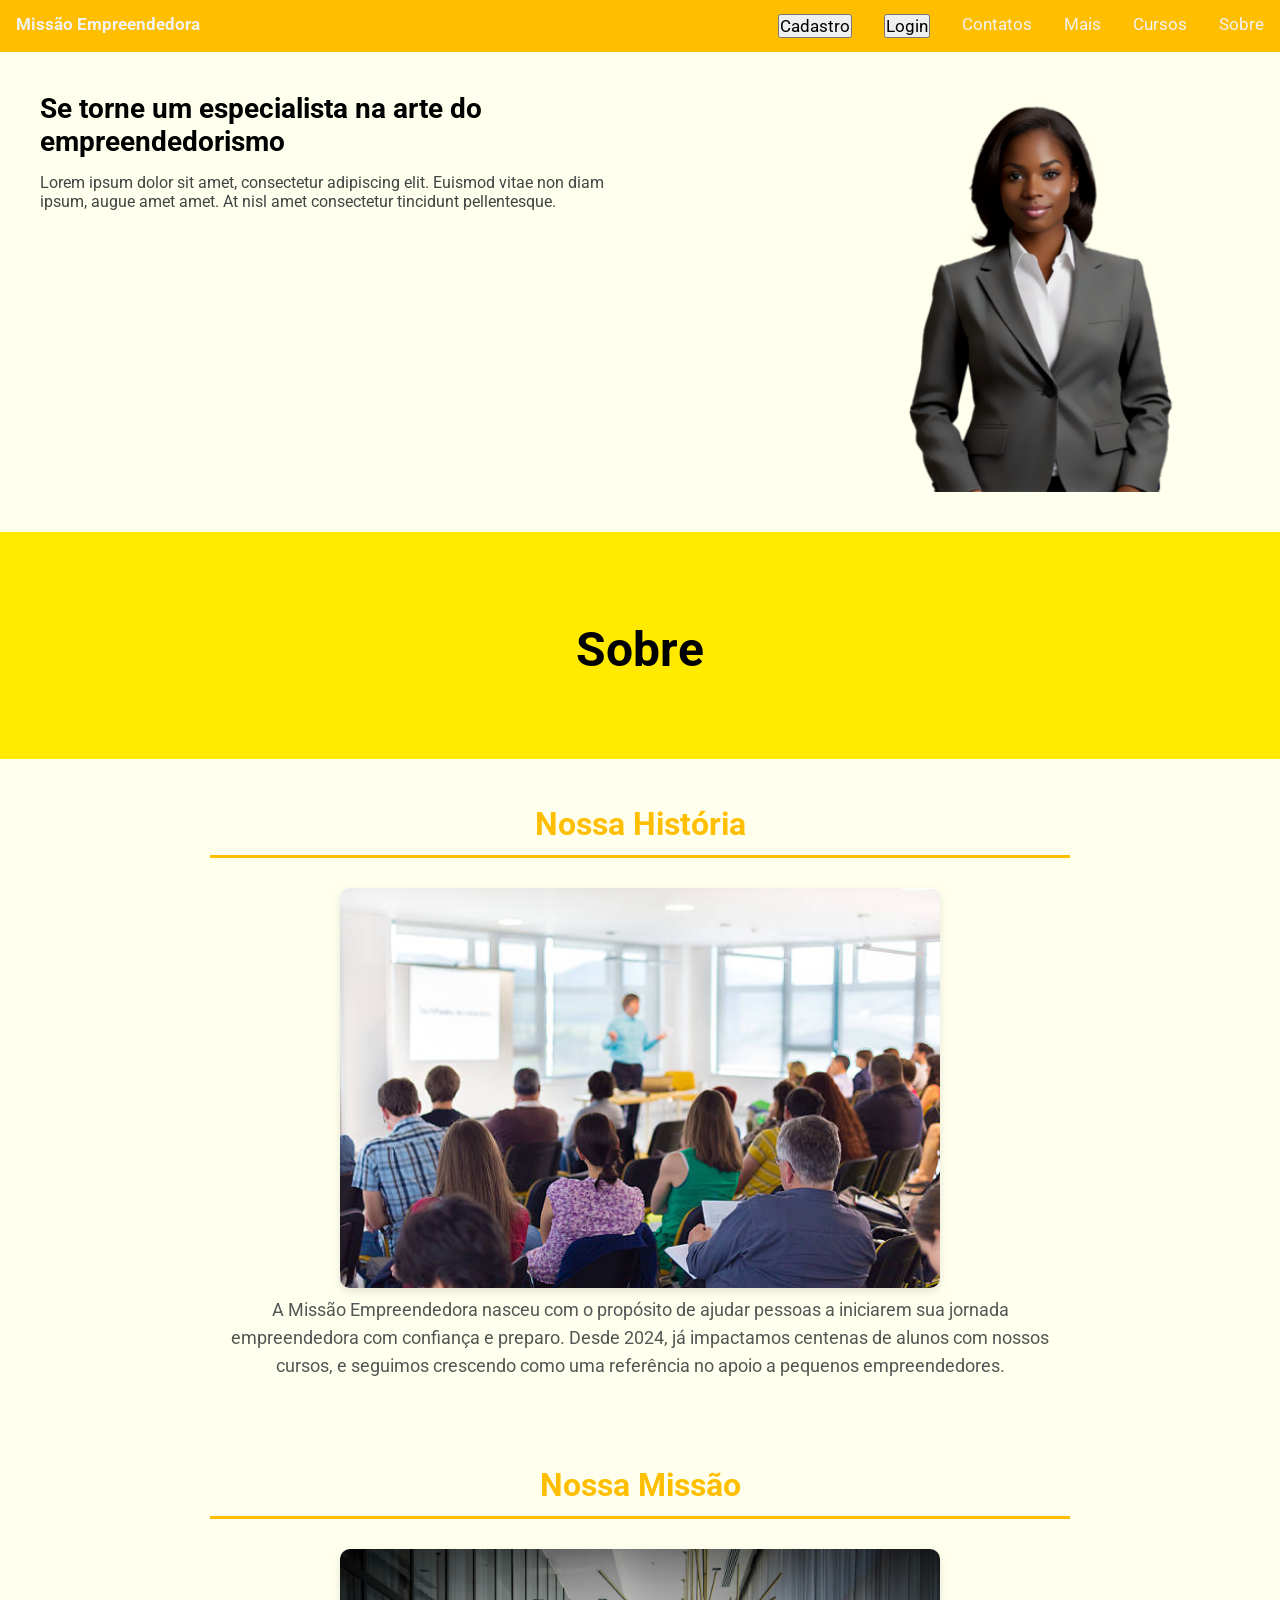
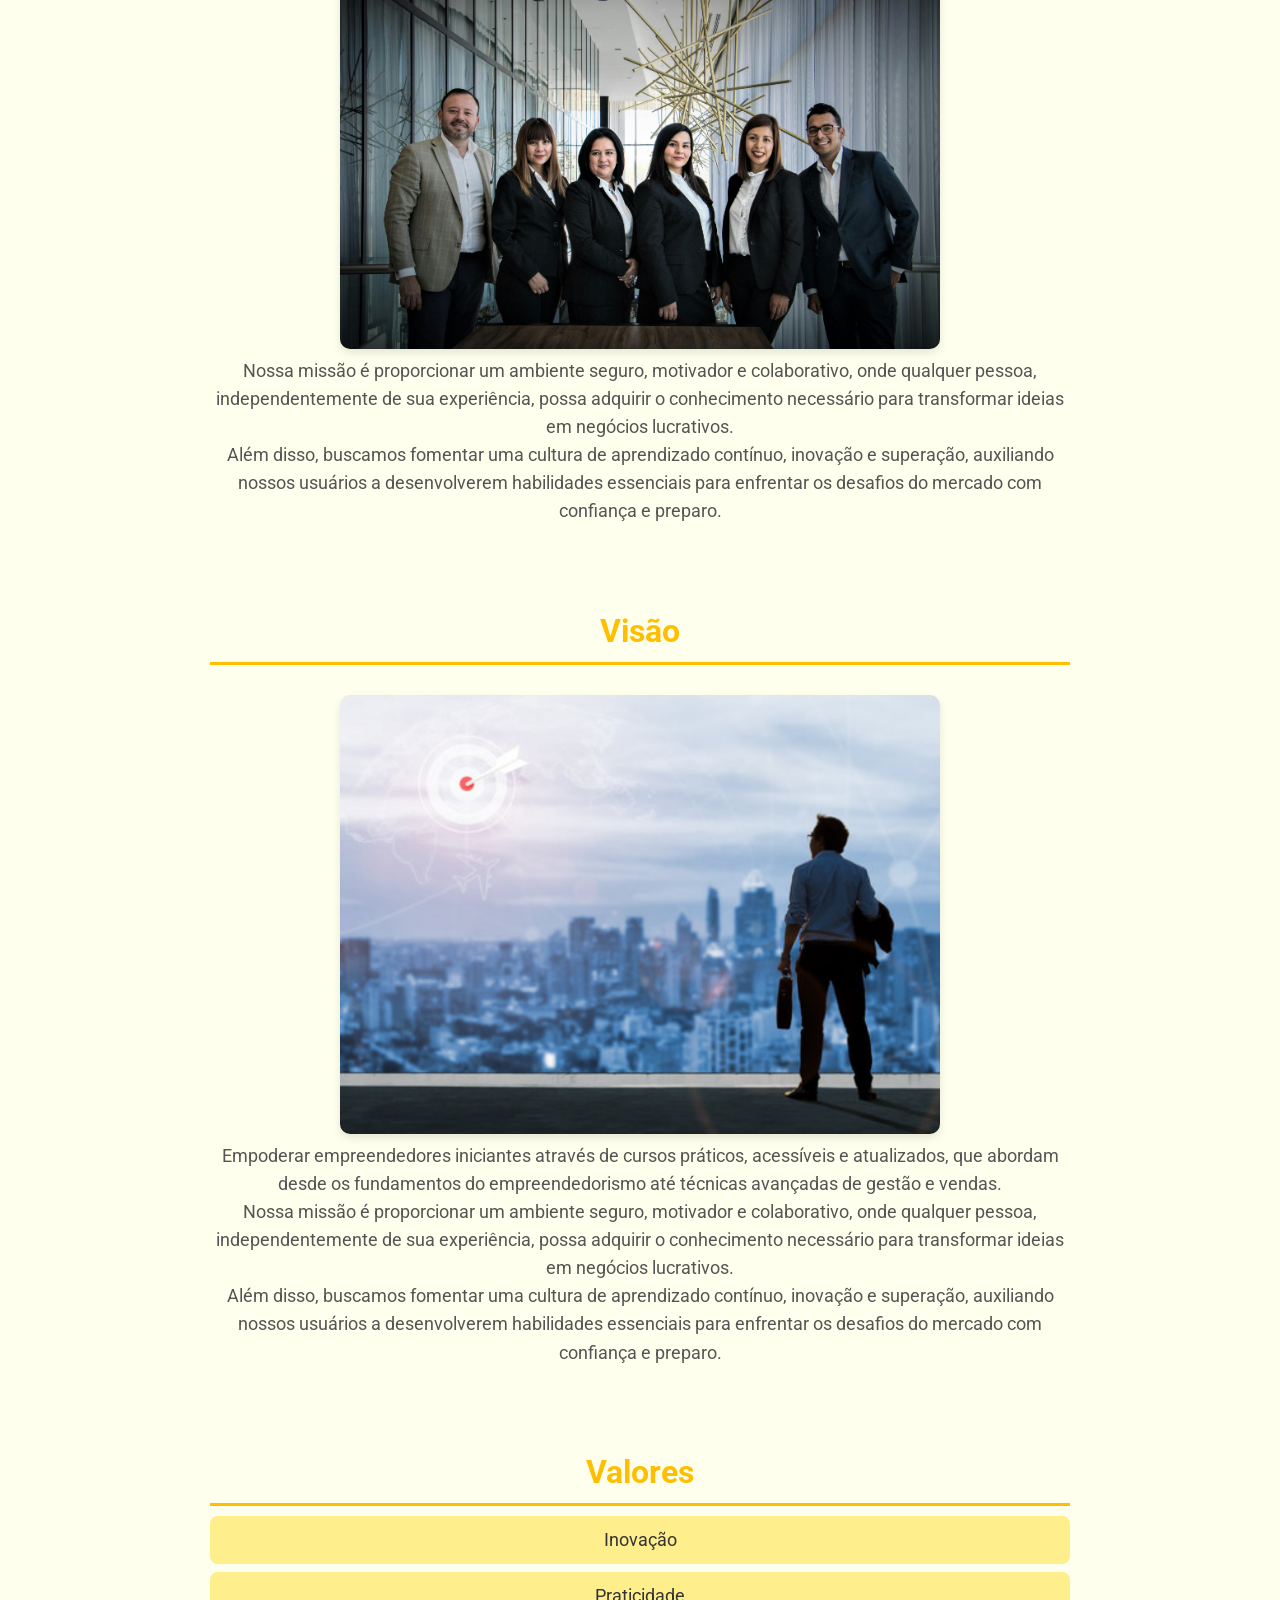
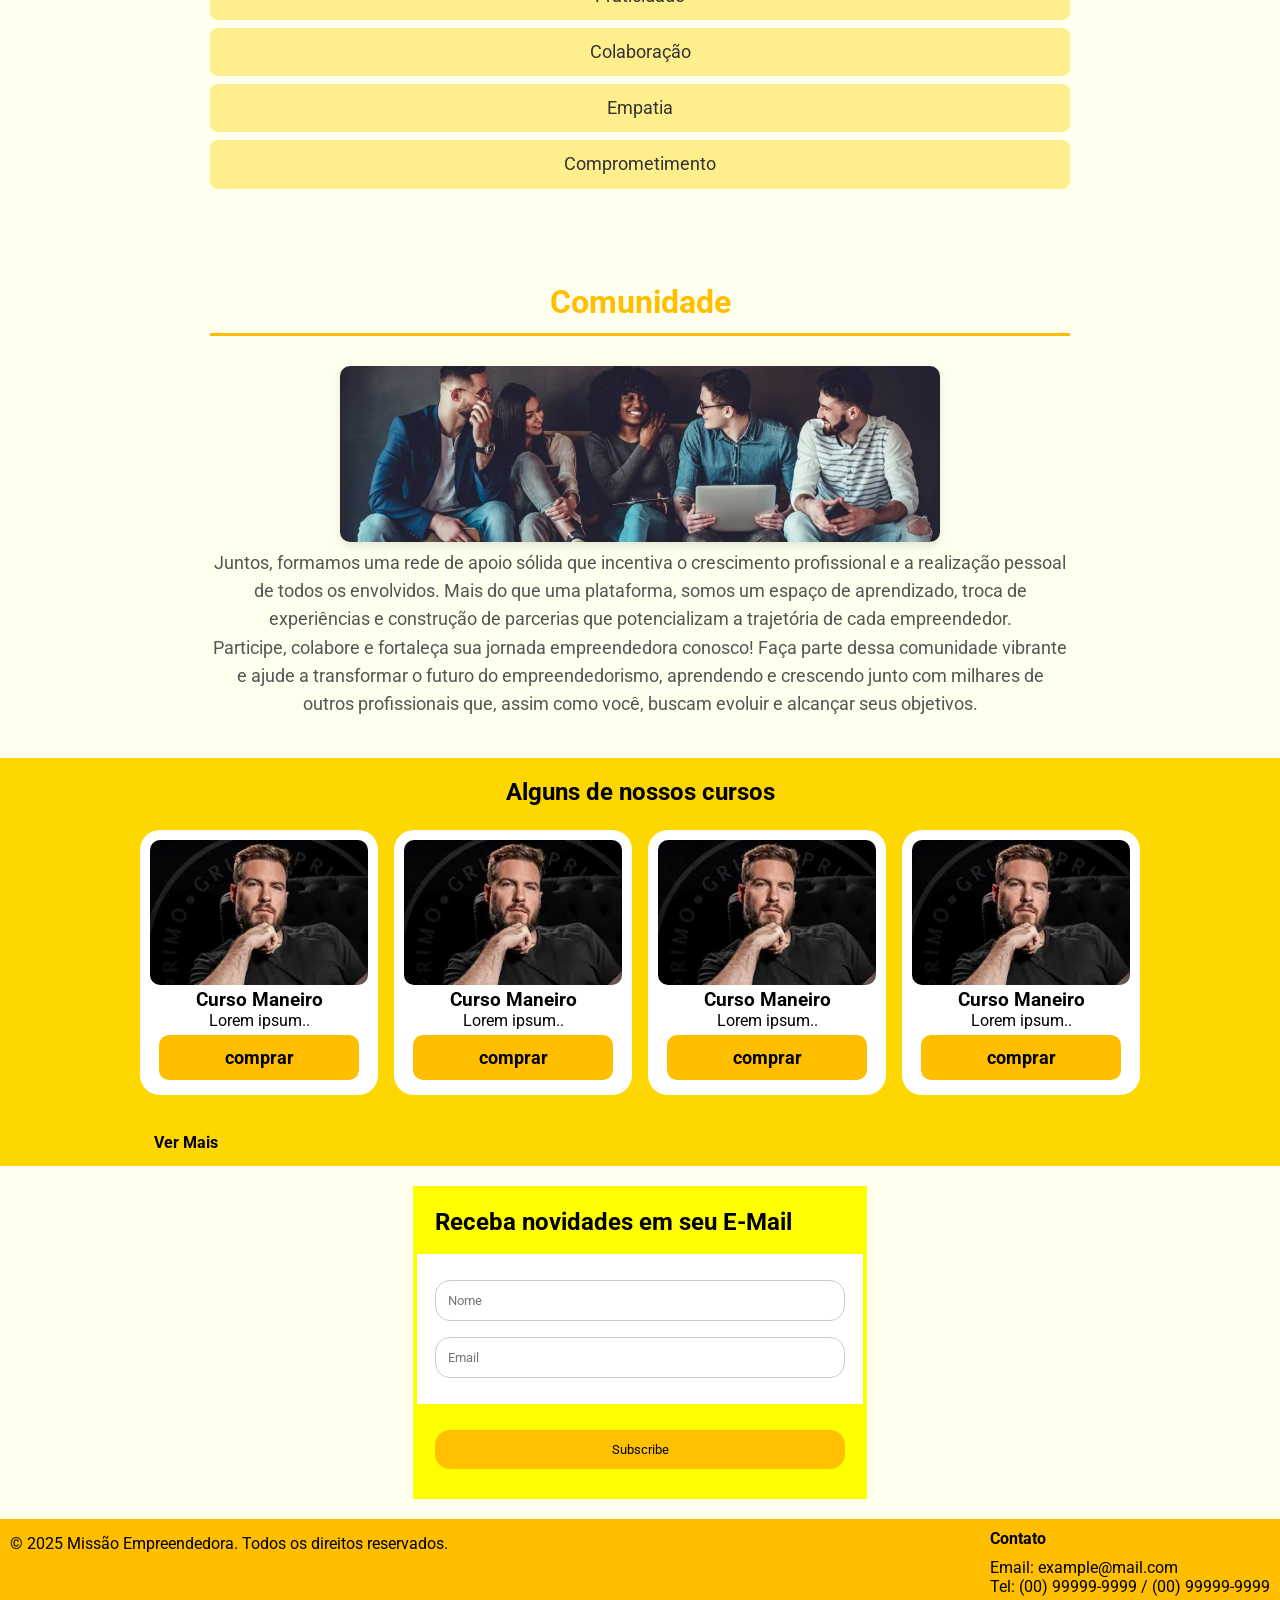
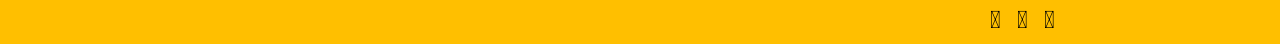
<file: index.html>
<!-- <button onclick="document.getElementById('id01').style.display='block'"
                        style="width:auto;">Login</button>
                    <button onclick="document.getElementById('id02').style.display='block'"
                        style="width:auto;">Cadastro</button> -->

<!DOCTYPE html>
<html lang="pt-br">

<head>
    <meta charset="UTF-8">
    <meta http-equiv="X-UA-Compatible" content="IE=edge">
    <meta name="viewport" content="width=device-width, initial-scale=1.0">
    <link rel="shortcut icon" href="./Sources/logoProvisoria.png" type="image/x-icon">
    <link rel="stylesheet" href="CSS/principal.css">
    <link rel="stylesheet" href="https://cdnjs.cloudflare.com/ajax/libs/font-awesome/4.7.0/css/font-awesome.min.css">
    <title>Missão Empreendedora</title>
</head>

<body>

    <!---------------------------Menubar----------------------------------------------->

    <div class="topnav" id="myTopnav">
        <a href="./index.html" class="split">Missão Empreendedora</a>
        <a href="#sobre">Sobre</a>
        <a href="#CS">Cursos</a>
        <a href="#form">Mais</a>
        <a href="#contato">Contatos</a>
        <a><button onclick="document.getElementById('id01').style.display='block'"
                style="width:auto;">Login</button></a>
        <a><button onclick="document.getElementById('id02').style.display='block'"
                style="width:auto;">Cadastro</button></a>
        <a href="javascript:void(0);" class="icon" onclick="myFunction()">
            <i class="fa fa-bars"></i>
        </a>
    </div>

    <!---------------------------Header----------------------------------------------->

    <section class="nav-inic fade-in">
        <div class="texto fade-in">
            <h2>Se torne um especialista na arte do empreendedorismo</h2>
            <p>Lorem ipsum dolor sit amet, consectetur adipiscing elit. Euismod vitae non diam ipsum, augue amet amet.
                At nisl amet consectetur tincidunt pellentesque.</p>
        </div>
        <img id="MulherTerno" src="./Sources/mulherTerno.png" alt="Mulher de terno" />
    </section>

    <!---------------------------Login----------------------------------------------->

    <div id="id01" class="modal">

        <form class="modal-content animate" action="./PHP/login.php" method="post">
            <div class="imgcontainer">
                <span onclick="document.getElementById('id01').style.display='none'" class="close"
                    title="Close Modal">&times;</span>
                <img src="./Sources/logoProvisoria.png" alt="Avatar" class="avatar">
                <h1>Login</h1>
            </div>

            <div class="loginContainer">
                <label for="uname"><b>Digite o seu usuario</b></label>
                <input class="loginInput" type="text" placeholder="Insira seu usuario" name="username" required>

                <label for="psw"><b>Senha</b></label>
                <input class="loginInput" type="password" placeholder="Insira Senha" name="password" required>

                <button name="login" value="Login" class="loginButton" type="submit">Login</button>
            </div>

            <div class="loginContainer" style="background-color:#FFEE8C">
                <button type="button" onclick="document.getElementById('id01').style.display='none'"
                    class="cancelbtn">Cancelar</button>
            </div>
        </form>
    </div>

    <!---------------------------Cadastro----------------------------------------------->

    <div id="id02" class="modal">

        <form class="modal-content animate" action="./PHP/register.php" method="post">
            <div class="imgcontainer">
                <span onclick="document.getElementById('id02').style.display='none'" class="close"
                    title="Close Modal">&times;</span>
                <img src="./Sources/logoProvisoria.png" alt="Avatar" class="avatar">
                <h1>Cadastro</h1>
            </div>

            <div class="loginContainer">
                <label for="uname"><b>Crie um usuário</b></label>
                <input class="loginInput" type="text" placeholder="Crie um Usuário" name="username" required>

                <label for="uname"><b>Coloque seu e-mail</b></label>
                <input class="loginInput" type="text" placeholder="Insira E-Mail" name="email" required>

                <label for="psw"><b>Crie uma senha</b></label>
                <input class="loginInput" type="password" placeholder="Crie uma Senha" name="password" required>

                <button name="register" value="Register" class="loginButton" type="submit">Cadastrar</button>
            </div>

            <div class="loginContainer" style="background-color:#FFEE8C">
                <button type="button" onclick="document.getElementById('id02').style.display='none'"
                    class="cancelbtn">Cancelar</button>
            </div>
        </form>
    </div>

    <!------------------------------------------Sobre----------------------------------------------->
    <div id="sobre" class="sobre">
        <header class="hero">
            <h1>Sobre</h1>
        </header>


        <section class="story fade-in">
            <h2>Nossa História</h2>
            <img src="./Sources/palestra.jpg" alt="Imagem ilustrando a história" class="section-image">
            <p>A Missão Empreendedora nasceu com o propósito de ajudar pessoas a iniciarem sua jornada empreendedora
                com
                confiança e preparo. Desde 2024, já impactamos centenas de alunos com nossos cursos, e seguimos
                crescendo
                como uma referência no apoio a pequenos empreendedores.</p>
        </section>


        <section class="mission fade-in">
            <h2>Nossa Missão</h2>
            <img src="./Sources/pessoas.PNG" alt="Imagem representando a missão" class="section-image">
            <p>Nossa missão é proporcionar um ambiente seguro, motivador e colaborativo, onde qualquer pessoa,
                independentemente de sua experiência, possa adquirir o conhecimento necessário para transformar
                ideias
                em
                negócios lucrativos.</p>


            <p> Além disso, buscamos fomentar uma cultura de aprendizado contínuo, inovação e superação, auxiliando
                nossos
                usuários a desenvolverem habilidades essenciais para enfrentar os desafios do mercado com confiança
                e
                preparo.</p>
        </section>


        <section class="vision fade-in">
            <h2>Visão</h2>
            <img src="./Sources/visão.PNG" alt="Imagem representando a missão" class="section-image">
            <p>Empoderar empreendedores iniciantes através de cursos práticos, acessíveis e atualizados, que abordam
                desde
                os fundamentos do empreendedorismo até técnicas avançadas de gestão e vendas.</p>


            <p>Nossa missão é proporcionar um ambiente seguro, motivador e colaborativo, onde qualquer pessoa,
                independentemente de sua experiência, possa adquirir o conhecimento necessário para transformar
                ideias
                em
                negócios lucrativos.</p>

            <p>Além disso, buscamos fomentar uma cultura de aprendizado contínuo, inovação e superação, auxiliando
                nossos
                usuários a desenvolverem habilidades essenciais para enfrentar os desafios do mercado com confiança
                e
                preparo.</p>
        </section>


        <section class="values fade-in">
            <h2>Valores</h2>
            <ul>
                <li>Inovação</li>
                <li>Praticidade</li>
                <li>Colaboração</li>
                <li>Empatia</li>
                <li>Comprometimento</li>
            </ul>
        </section>


        <section class="team fade-in">
            <h2>Comunidade</h2>
            <img src="./Sources/grupo.PNG" alt="Imagem de grupo" class="section-image">
            <p>
                Juntos, formamos uma rede de apoio sólida que incentiva o crescimento profissional e a realização
                pessoal de
                todos os envolvidos.
                Mais do que uma plataforma, somos um espaço de aprendizado, troca de experiências e construção de
                parcerias
                que potencializam a trajetória de cada empreendedor.</p>
            <p>Participe, colabore e fortaleça sua jornada empreendedora conosco! Faça parte dessa comunidade
                vibrante e
                ajude a transformar o futuro do empreendedorismo, aprendendo e crescendo junto com milhares de
                outros
                profissionais que, assim como você, buscam evoluir e alcançar seus objetivos.</p>
        </section>
    </div>

    <!------------------------------Cursos----------------------------------------------->


    <section class="cursos" id="CS">
        <h1>Alguns de nossos cursos</h1>

        <div class="curso-main">

            <div class="curso-row fade-in">

                <div class="curso-column">
                    <div class="curso-content">
                        <img src="./Sources/PR.jpg" alt="Curso-img" style="width:100%">
                        <h3>Curso Maneiro</h3>
                        <p>Lorem ipsum..</p>
                        <button class="curso-button"><a href=".">comprar </a></button>
                    </div>
                </div>

                <div class="curso-column">
                    <div class="curso-content">
                        <img src="./Sources/PR.jpg" alt="Curso-img" style="width:100%">
                        <h3>Curso Maneiro</h3>
                        <p>Lorem ipsum..</p>
                        <button class="curso-button"><a href=".">comprar </a></button>
                    </div>
                </div>

                <div class="curso-column">
                    <div class="curso-content">
                        <img src="./Sources/PR.jpg" alt="Curso-img" style="width:100%">
                        <h3>Curso Maneiro</h3>
                        <p>Lorem ipsum..</p>
                        <button class="curso-button"><a href=".">comprar </a></button>
                    </div>
                </div>

                <div class="curso-column">
                    <div class="curso-content">
                        <img src="./Sources/PR.jpg" alt="Curso-img" style="width:100%">
                        <h3>Curso Maneiro</h3>
                        <p>Lorem ipsum..</p>
                        <button class="curso-button"><a href=".">comprar </a></button>
                    </div>
                </div>
            </div>

            <!--Area oculta-->

            <div class="curso-row" id="mais">

                <div class="curso-column">
                    <div class="curso-content">
                        <img src="./Sources/PR.jpg" alt="Curso-img" style="width:100%">
                        <h3>Curso Maneiro</h3>
                        <p>Lorem ipsum..</p>
                        <button class="curso-button"><a href=".">comprar </a></button>
                    </div>
                </div>

                <div class="curso-column">
                    <div class="curso-content">
                        <img src="./Sources/PR.jpg" alt="Curso-img" style="width:100%">
                        <h3>Curso Maneiro</h3>
                        <p>Lorem ipsum..</p>
                        <button class="curso-button"><a href=".">comprar </a></button>
                    </div>
                </div>

                <div class="curso-column">
                    <div class="curso-content">
                        <img src="./Sources/PR.jpg" alt="Curso-img" style="width:100%">
                        <h3>Curso Maneiro</h3>
                        <p>Lorem ipsum..</p>
                        <button class="curso-button"><a href=".">comprar </a></button>
                    </div>
                </div>

                <div class="curso-column">
                    <div class="curso-content">
                        <img src="./Sources/PR.jpg" alt="Curso-img" style="width:100%">
                        <h3>Curso Maneiro</h3>
                        <p>Lorem ipsum..</p>
                        <button class="curso-button"><a href=".">comprar </a></button>
                    </div>
                </div>
            </div>

            <button onclick="abrirFechar()" id="meuBotao">Ver Mais</button>

        </div>
    </section>

    <!------------------------------Formulario----------------------------------------------->


    <section class="jornal">

        <form class="jornal-form" action="...">
            <div class="jornal-container">
                <h2>Receba novidades em seu E-Mail</h2>
            </div>

            <div id="form" class="jornal-container fade-in" style="background-color:white;">
                <input class="jornal-input" type="text" placeholder="Nome" name="name" required>
                <input class="jornal-input" type="text" placeholder="Email" name="mail" required>
            </div>

            <div class="jornal-container fade-in">
                <input class="jornal-input" type="submit" value="Subscribe">
            </div>
        </form>

    </section>

    <!------------------------------Rodapé----------------------------------------------->

    <footer id="contato">
        <div class="footer-left fade-in">
            <p>&copy; 2025 Missão Empreendedora. Todos os direitos reservados.</p>
        </div>
        <div class="footer-right fade-in">
            <h4>Contato</h4>
            <p>Email: example@mail.com</p>
            <p>Tel: (00) 99999-9999 / (00) 99999-9999</p>
            <div class="social-icons">
                <a href="..." target="_blank">
                    <i class="fab fa-youtube"></i>
                </a>
                <a href="..." target="_blank">
                    <i class="fab fa-instagram"></i>
                </a>
                <a href="...." target="_blank">
                    <i class="fab fa-linkedin"></i>
                </a>
            </div>
        </div>
    </footer>

    <script src="./Scripts/login.js"></script>
    <script src="./Scripts/cadastro.js"></script>
    <script src="./Scripts/menubar.js"></script>
    <script src="./Scripts/sobre.js"></script>
    <script src="./Scripts/botao.js"></script>
</body>

</html>
</file>
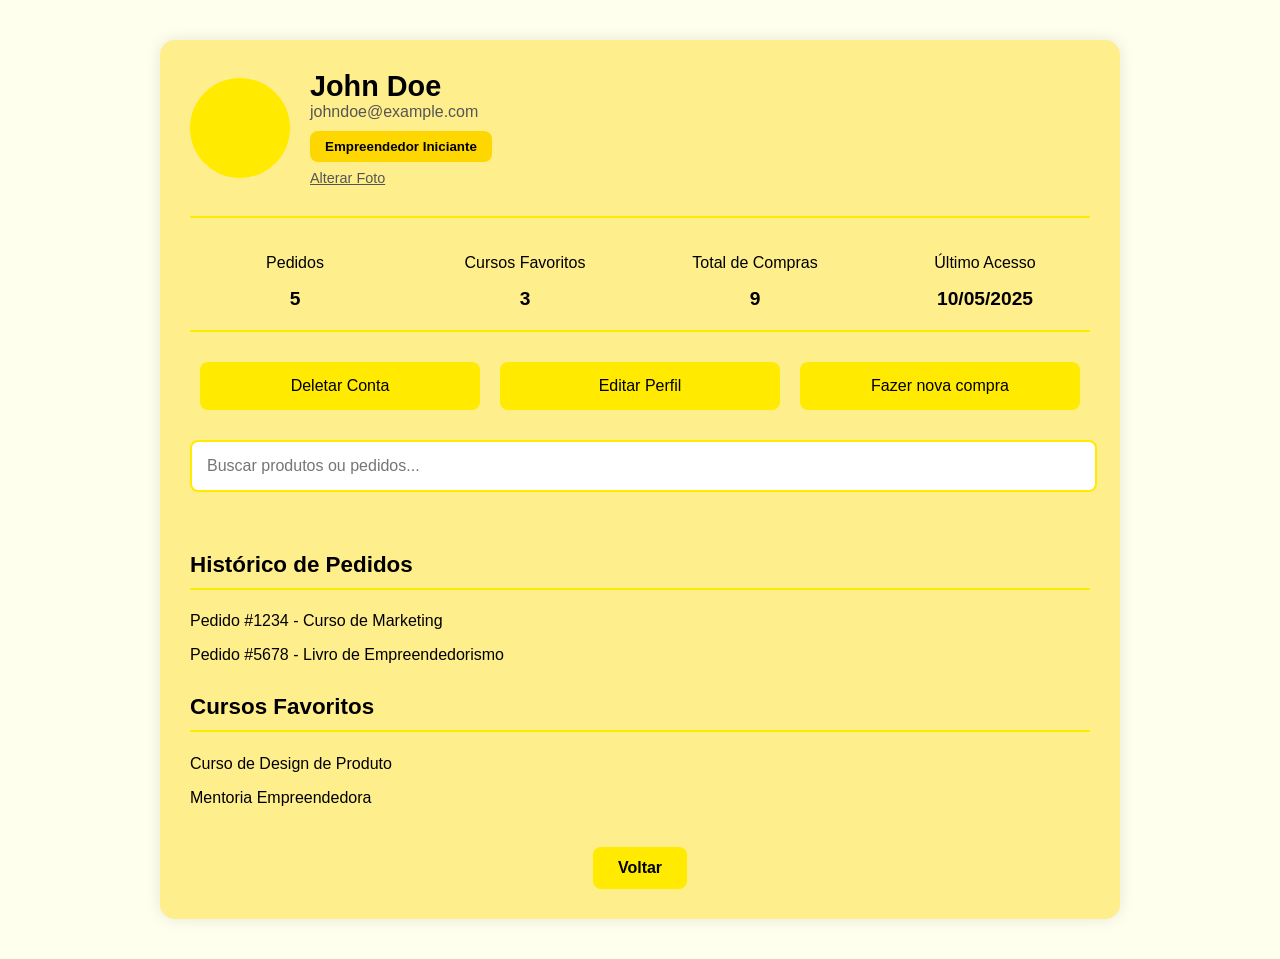
<file: Paginas/usuario.html>
<!DOCTYPE html>
<html lang="pt-br">

<head>
    <meta charset="UTF-8">
    <meta http-equiv="X-UA-Compatible" content="IE=edge">
    <meta name="viewport" content="width=device-width, initial-scale=1.0">
    <link rel="shortcut icon" href="../Sources/logoProvisoria.png" type="image/x-icon">
    <link rel="stylesheet" href="../CSS/pagina.css">
    <title>Usuario</title>
</head>

<body>

    <div class="container">
        <div class="profile">
            <div class="avatar"></div>
            <div class="user-info">
                <h2>John Doe</h2>
                <p>johndoe@example.com</p>
                <button class="badge">Empreendedor Iniciante</button>
                <span class="alterar-foto">Alterar Foto</span>
            </div>
            <div class="notification"></div>
        </div>


        <div class="stats">
            <div>
                <p>Pedidos</p>
                <span>5</span>
            </div>
            <div>
                <p>Cursos Favoritos</p>
                <span>3</span>
            </div>
            <div>
                <p>Total de Compras</p>
                <span>9</span>
            </div>
            <div>
                <p>Último Acesso</p>
                <span>10/05/2025</span>
            </div>
        </div>


        <div class="actions">
            <button class="delete">Deletar Conta</button>
            <button class="edit">Editar Perfil</button>
            <button class="buy">Fazer nova compra</button>
        </div>


        <input type="text" class="search" placeholder="Buscar produtos ou pedidos...">


        <h3>Histórico de Pedidos</h3>
        <div id="historico"></div>


        <h3>Cursos Favoritos</h3>
        <div id="favoritos"></div>


        <button class="back-button">Voltar</button>
    </div>

    <script src="../Scripts/usuario.js"></script>
</body>

</html>
</file>
<file: CSS/principal.css>
@import url('https://fonts.googleapis.com/css2?family=Roboto:ital,wght@0,100..900;1,100..900&display=swap');
:root {
    --cor1: #FFFF00;
    --cor2: #FFEA00;
    --cor3: #FFFFED;
    --cor4: #FFEE8C;
    --cor5: #FFF44F;
    --cor6: #FFBF00;
    --cor7: #FFD700;
    --cor8: #FFDB58;
    --cor9: #FFFF8F;
    --cor10: #FFC000;
    --cor11: #F4C430;
    --cor12: #DFFF00;
}

* {
    padding: 0;
    margin: 0;
    box-sizing: border-box;
    font-family: "Roboto", sans-serif;
}

  /*---------------------- Menubar  --------------------------*/

  .topnav {
    overflow: hidden;
    background-color: #FFBF00;
  }
  
  .topnav a {
    float: right;
    display: block;
    color: #f2f2f2;
    text-align: center;
    padding: 14px 16px;
    text-decoration: none;
    font-size: 17px;
  }

  .topnav button {
    display: block;
    text-align: center;
    text-decoration: none;
    font-size: 17px;
  }
  
  .topnav a:hover {
    background-color: #FFFF8F;
    color: black;
  }
  
  .topnav a.active {
    background-color: #04AA6D;
    color: white;
  }
  
  .topnav .icon {
    display: none;
  }

  .topnav a.split {
    float: left;
    font-weight: bolder;
  }
  
  @media screen and (max-width: 600px) {
    .topnav a:not(:first-child) {display: none;}
    .topnav a.icon {
      float: right;
      display: block;
    }
  }
  
  @media screen and (max-width: 600px) {
    .topnav.responsive {position: relative;}
    .topnav.responsive .icon {
      position: absolute;
      right: 0;
      top: 0;
    }
    .topnav.responsive a {
      float: none;
      display: block;
      text-align: left;
    }
  }

    /*---------------------- Menubar  --------------------------*/

    .nav-inic {
      display: flex;
      justify-content: space-between;
      padding: 40px;
      background-color: #FFFFED;
    }
   
   
    .nav-inic .texto {
      max-width: 600px;
    }
   
   
    .nav-inic h2 {
      font-size: 28px;
      margin-bottom: 15px;
    }
   
   
    .nav-inic p {
      font-size: 16px;
      color: #444;
    }
   
   
    #MulherTerno {
      max-width: 400px;
      width: 100%;
      height: auto;
      float:left;
    }

    @media screen and (max-width: 600px) {
      #MulherTerno {
        max-width: 400px;
        width: 70%;
        height: auto;
      }

      .nav-inic .texto {
        max-width: 600px;
      }

      .nav-inic {
        display: flex;
        justify-content: space-between;
        flex-direction: column-reverse;
        padding: 40px;
        background-color: #FFFFED;
      }
    }
  

      /*---------------------- Login e Cadastro --------------------------*/

      .loginInput[type=text], .loginInput[type=password], .loginInput[type=email] {
        width: 100%;
        padding: 12px 20px;
        margin: 8px 0;
        display: inline-block;
        border: 1px solid #ccc;
        box-sizing: border-box;
      }
      
      /* Set a style for all buttons */
      .loginButton {
        background-color: #FFBF00;
        color: black;
        padding: 14px 20px;
        margin: 8px 0;
        border: none;
        cursor: pointer;
        width: 100%;
      }
      
      .loginButton:hover {
        opacity: 0.8;
      }
      
      /* Extra styles for the cancel button */
      .cancelbtn {
        width: auto;
        padding: 10px 18px;
        background-color: #f44336;
      }
      
      /* Center the image and position the close button */
      .imgcontainer {
        text-align: center;
        margin: 24px 0 12px 0;
        position: relative;
      }
      
      img.avatar {
        width: 20%;
        border-radius: 15%;
      }
      
      .loginContainer {
        padding: 16px;
      }
      
      span.psw {
        float: right;
        padding-top: 16px;
      }
      
      /* The Modal (background) */
      .modal {
        display: none; /* Hidden by default */
        position: fixed; /* Stay in place */
        z-index: 1; /* Sit on top */
        left: 0;
        top: 0;
        width: 100%; /* Full width */
        height: 100%; /* Full height */
        overflow: auto; /* Enable scroll if needed */
        background-color: rgb(0,0,0); /* Fallback color */
        background-color: rgba(0,0,0,0.4); /* Black w/ opacity */
        padding-top: 60px;
      }
      
      /* Modal Content/Box */
      .modal-content {
        background-color: #FFFFED;
        margin: 5% auto 15% auto; /* 5% from the top, 15% from the bottom and centered */
        border: 1px solid #888;
        width: 80%; /* Could be more or less, depending on screen size */
      }
      
      /* The Close Button (x) */
      .close {
        position: absolute;
        right: 25px;
        top: 0;
        color: #000;
        font-size: 35px;
        font-weight: bold;
      }
      
      .close:hover,
      .close:focus {
        color: red;
        cursor: pointer;
      }
      
      /* Add Zoom Animation */
      .animate {
        -webkit-animation: animatezoom 0.6s;
        animation: animatezoom 0.6s
      }
      
      @-webkit-keyframes animatezoom {
        from {-webkit-transform: scale(0)} 
        to {-webkit-transform: scale(1)}
      }
        
      @keyframes animatezoom {
        from {transform: scale(0)} 
        to {transform: scale(1)}
      }
      
      /* Change styles for span and cancel button on extra small screens */
      @media screen and (max-width: 300px) {
        span.psw {
           display: block;
           float: none;
        }
        .cancelbtn {
           width: 100%;
        }
      }

      /*---------------------- Sobre --------------------------*/

.sobre{
    background-color: #FFFFED;
    color: #333;
    margin: 0;
    padding: 0;
    line-height: 1.6;
}

.hero {
    background-color: #FFEA00;
    color: rgb(0, 0, 0);
    padding: 60px 20px;
    text-align: center;
}




.hero h1 {
    font-size: 3em;
    margin: 20px 0 10px 0;
}




.hero p {
    font-size: 1.2em;
    color: #555;
}




.logo {
    width: 150px;
    margin-bottom: 20px;
}




.section-image {
    width: 100%;
    max-width: 600px;
    margin-top: 20px;
    border-radius: 10px;
    box-shadow: 0 4px 8px rgba(0,0,0,0.1);
}




.sobre section {
    padding: 40px 20px;
    max-width: 900px;
    margin: auto;
    text-align: center;
}


.sobre section h2 {
    font-size: 2em;
    margin-bottom: 10px;
    color: #FFBF00;
    border-bottom: 3px solid #FFBF00;
    padding-bottom: 5px;
}




.sobre section p, .sobre section ul {
    font-size: 1.1em;
    color: #555;
}




.sobre ul {
    list-style: none;
    padding: 0;
}

.sobre ul li {
    background: #FFEE8C;
    margin: 8px 0;
    padding: 10px;
    border-radius: 8px;
    color: #333;
}

.footer {
    background-color: #FFBF00;
    color: #333;
    text-align: center;
    padding: 20px;
    margin-top: 40px;
    font-size: 0.9em;
}

.fade-in {
    opacity: 0;
    transform: translateY(20px);
    transition: opacity 0.8s ease-out, transform 0.8s ease-out;
}

.fade-in.visible {
    opacity: 1;
    transform: translateY(0);
}

      /*---------------------- Cursos --------------------------*/

      .cursos{
        width: 100%;
        height: auto;
        background-color: #FFD700;
        padding-top: 20px;
    }
    
    .cursos h1{
        text-align: center;
    }
    
    .curso-main {
        max-width: 1000px;
        margin: auto;
    }
      
      .curso-row {
        margin: 8px -16px;
      }
      
      .curso-row,
      .curso-row > .curso-column {
        padding: 8px;
      }
      
      .curso-column {
        float: left;
        width: 25%;
      }
      
      .curso-row:after {
        content: "";
        display: table;
        clear: both;
      }
      
      .curso-content {
        background-color: white;
        padding: 10px;
        border-radius: 20px;
        text-align: center;
      }
    
      .curso-content img {
        border-radius: 10px;
      }
    
      .curso-button {
        border-radius: 4px;
        background-color: #FFBF00;
        border: none;
        color: #FFFFFF;
        text-align: center;
        font-size: 18px;
        padding: 12px;
        width: 200px;
        transition: all 0.5s;
        cursor: pointer;
        margin: 5px;
        border-radius: 10px;
      }
      
      .curso-button a {
        cursor: pointer;
        display: inline-block;
        position: relative;
        transition: 0.5s;
        text-decoration: none;
        color: black;
        font-weight: bold;
      }
      
      .curso-button a:after {
        content: '\00bb';
        position: absolute;
        opacity: 0;
        top: 0;
        right: -20px;
        transition: 0.5s;
      }
      
      .curso-button:hover a {
        padding-right: 25px;
      }
      
      .curso-button:hover a:after {
        opacity: 1;
        right: 0;
      }
    
      #mais{
        display: none;
      }
    
      #meuBotao{
        border: none;
        background-color: inherit;
        padding: 14px 14px;
        font-size: 16px;
        cursor: pointer;
        display: inline-block;
        font-weight: bolder;
      }
      
      @media screen and (max-width: 900px) {
        .curso-column {
          width: 50%;
        }
      }
      
      @media screen and (max-width: 600px) {
        .curso-column {
          width: 100%;
        }
      }

      /*---------------------- Formulario --------------------------*/

      .jornal{
        background-color:#FFFFED;
        width: 100%;
        height: auto;
        display: flex;
        justify-content: center;
        align-items: center;
        padding: 20px;
    }
    
    .jornal-form {
        border: 4px solid #FFFF00;
      }
      
      .jornal-container {
        padding: 18px;;
        background-color: #FFFF00;
      }
      
      .jornal-input[type=text], .jornal-input[type=submit] {
        width: 100%;
        padding: 12px;
        margin: 8px 0;
        display: inline-block;
        border: 1px solid #ccc;
        box-sizing: border-box;
        border-radius: 15px;
      }
      
      .jornal-input[type=submit] {
        background-color: #FFC000;
        color: black;
        border: none;
      }
      
      .jornal-input[type=submit]:hover {
        opacity: 0.8;
      }

            /*---------------------- Rodapé --------------------------*/
           
            footer {
              display: flex;
              justify-content: space-between;
              background-color: #FFBF00;
              color: black;
              padding: 10px;
              flex-wrap: wrap;
            }
            
            .footer-left a {
              color: black;
              text-decoration: none;
            }
            
            .footer-left p {
              margin: 5px 0;
            }
            
            .footer-right {
              max-width: 300px;
            }
            
            .footer-right h4 {
              margin-bottom: 10px;
            }
            
            .social-icons {
              margin-top: 10px;
            }
            
            .social-icons a {
              color: black;
              font-size: 24px;
              margin-right: 10px;
              text-decoration: none;
            }
            
            @media (max-width: 768px) {
              footer {
                flex-direction: column;
                text-align: center;
              }
            
              .footer-right {
                margin-top: 20px;
              }
            }
</file>
<file: CSS/pagina.css>
body {
    font-family: 'Roboto', sans-serif;
    background-color: #FFFFED;
    margin: 0;
    padding: 40px;
}


.container {
    max-width: 900px;
    margin: 0 auto;
    background: #FFEE8C;
    padding: 30px;
    border-radius: 15px;
    box-shadow: 0 0 15px rgba(0,0,0,0.1);
}


.profile {
    display: flex;
    align-items: center;
    justify-content: space-between;
}


.avatar {
    width: 100px;
    height: 100px;
    background-color: #FFEA00;
    border-radius: 50%;
}


.user-info {
    flex-grow: 1;
    margin-left: 20px;
}


.user-info h2 {
    margin: 0;
    font-size: 1.8em;
}


.user-info p {
    margin: 0;
    font-size: 1em;
    color: #555;
}


.badge {
    background-color: #FFD700;
    border: none;
    padding: 8px 15px;
    margin-top: 10px;
    border-radius: 8px;
    cursor: pointer;
    font-weight: bold;
}


.alterar-foto {
    display: block;
    margin-top: 8px;
    font-size: 0.9em;
    color: #555;
    text-decoration: underline;
}


.notification {
    font-size: 2em;
    cursor: pointer;
}


.stats {
    display: grid;
    grid-template-columns: repeat(4, 1fr);
    gap: 20px;
    margin-top: 30px;
    border-top: 2px solid #FFEA00;
    border-bottom: 2px solid #FFEA00;
    padding: 20px 0;
}


.stats div {
    text-align: center;
}


.stats span {
    font-weight: bold;
    color: #000000;
    font-size: 1.2em;
}


.actions {
    display: flex;
    justify-content: space-between;
    margin: 30px 0;
}


.actions button {
    flex: 1;
    margin: 0 10px;
    border: none;
    padding: 15px;
    border-radius: 8px;
    cursor: pointer;
    color: #000;
    font-size: 1em;
}


.delete {
    background-color: #FFEA00;
}


.edit {
    background-color: #FFEA00;
}


.buy {
    background-color: #FFEA00;
}


.search {
    width: 97%;
    padding: 15px;
    margin-bottom: 30px;
    border: 2px solid #FFEA00;
    border-radius: 8px;
    font-size: 1em;
}


h3 {
    border-bottom: 2px solid #FFEA00;
    padding-bottom: 10px;
    margin-top: 30px;
    font-size: 1.4em;
}


.back-button {
    display: block;
    margin: 40px auto 0 auto;
    padding: 12px 25px;
    background-color: #FFEA00;
    border: none;
    border-radius: 8px;
    font-size: 1em;
    cursor: pointer;
    font-weight: bold;
}
</file>
